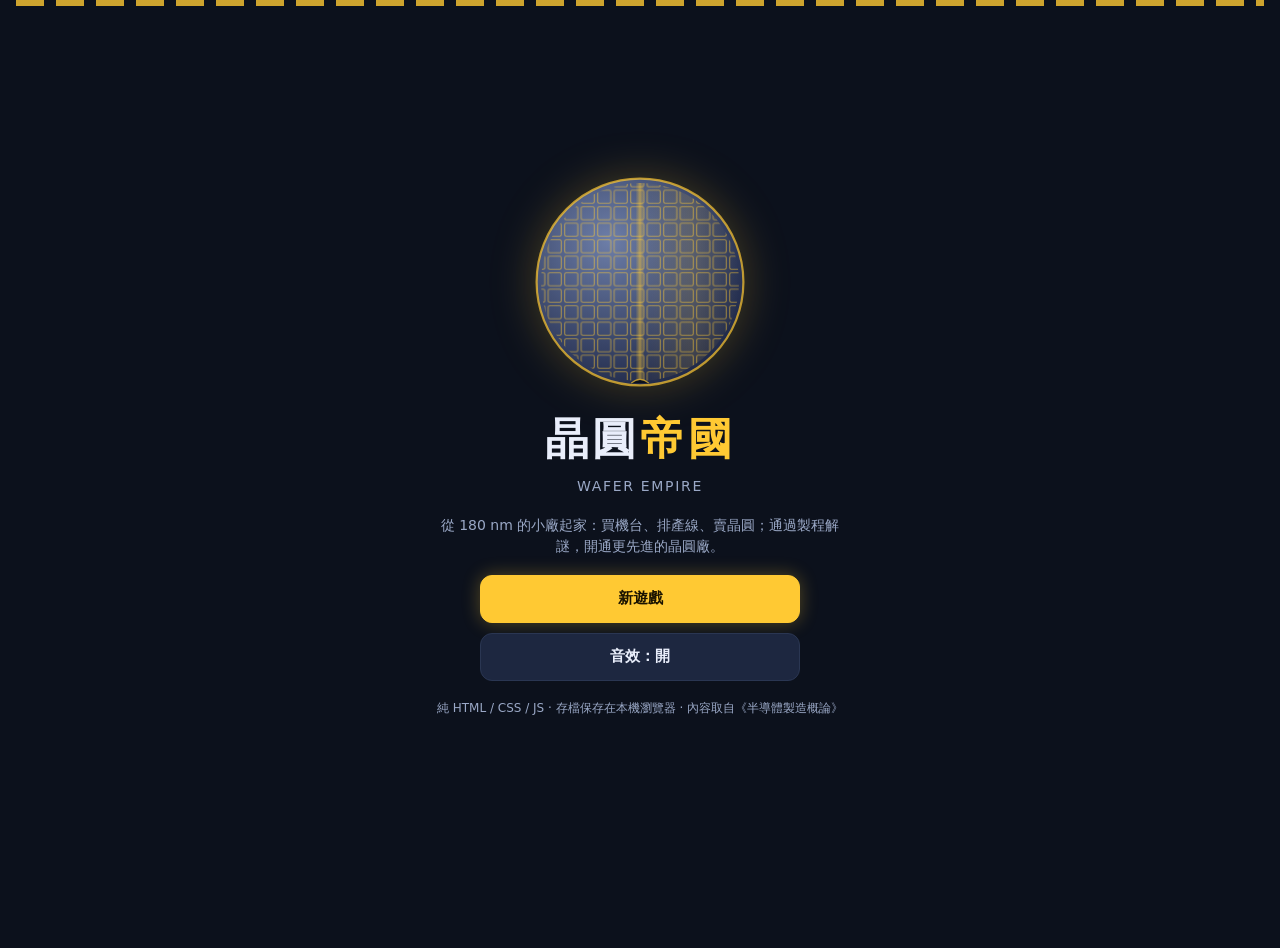
<file: empire/index.html>
<!doctype html>
<html lang="zh-Hant">
<head>
  <meta charset="utf-8">
  <meta name="viewport" content="width=device-width, initial-scale=1, viewport-fit=cover">
  <meta name="theme-color" content="#0c111c">
  <meta name="description" content="晶圓帝國 Wafer Empire：經營晶圓廠、解製程謎題，邊玩邊學半導體製造。">
  <title>晶圓帝國 Wafer Empire</title>
  <link rel="icon" href="data:image/svg+xml,%3Csvg xmlns='http://www.w3.org/2000/svg' viewBox='0 0 32 32'%3E%3Ccircle cx='16' cy='16' r='14' fill='%231d2740' stroke='%23ffc933' stroke-width='2'/%3E%3Cpath d='M8 12h16M8 20h16M12 7v18M20 7v18' stroke='%23ffc933' stroke-opacity='.6'/%3E%3C/svg%3E">
  <link rel="stylesheet" href="css/base.css">
  <link rel="stylesheet" href="css/tycoon.css">
  <link rel="stylesheet" href="css/puzzle.css" data-pz-css>
</head>
<body class="we-body ty-body">
  <!-- 標題 -->
  <section id="screen-title" class="we-title" data-screen="title" aria-labelledby="we-h1">
    <svg class="we-wafer" viewBox="0 0 200 200" aria-hidden="true">
      <defs>
        <clipPath id="we-wc"><circle cx="100" cy="100" r="90"/></clipPath>
        <pattern id="we-die" width="15" height="15" patternUnits="userSpaceOnUse"><rect x="1.5" y="1.5" width="12" height="12" rx="1.5" fill="none" stroke="#ffc933" stroke-opacity=".5"/></pattern>
        <radialGradient id="we-wg" cx="35%" cy="30%" r="80%"><stop offset="0" stop-color="#6d7ea8"/><stop offset="1" stop-color="#1a2342"/></radialGradient>
        <linearGradient id="we-lg" x1="0" x2="1"><stop offset="0" stop-color="#ffc933" stop-opacity="0"/><stop offset=".5" stop-color="#ffc933" stop-opacity=".5"/><stop offset="1" stop-color="#ffc933" stop-opacity="0"/></linearGradient>
      </defs>
      <circle cx="100" cy="100" r="94" fill="url(#we-wg)" stroke="#ffc933" stroke-opacity=".7" stroke-width="2"/>
      <rect width="200" height="200" fill="url(#we-die)" clip-path="url(#we-wc)"/>
      <g clip-path="url(#we-wc)"><g class="we-sweep"><rect x="96" y="6" width="8" height="188" fill="url(#we-lg)"/><rect x="100" y="6" width="90" height="188" fill="url(#we-lg)" opacity=".25"/></g></g>
      <path d="M92 192 q8 -7 16 0" fill="#0c111c" stroke="#ffc933" stroke-opacity=".7"/>
    </svg>
    <h1 id="we-h1" class="we-h1">晶圓<em>帝國</em></h1>
    <p class="we-sub">WAFER EMPIRE</p>
    <p class="we-lead">從 180 nm 的小廠起家：買機台、排產線、賣晶圓；通過製程解謎，開通更先進的晶圓廠。</p>
    <div class="we-menu" id="title-menu"><button class="we-btn we-btn--primary" disabled>載入中…</button></div>
    <p class="we-err" id="title-err" role="alert" hidden></p>
    <p class="we-foot">純 HTML / CSS / JS · 存檔保存在本機瀏覽器 · 內容取自《半導體製造概論》</p>
  </section>

  <!-- 遊戲 -->
  <div id="screen-game" class="ty-wrap" data-screen="game" hidden>
    <div class="we-bar" id="we-bar"></div>
    <div id="hud"></div>
    <main class="we-main">
      <section id="view-hub" data-view="hub" aria-label="總覽" hidden>
        <h2 class="we-h2">晶圓廠總覽</h2>
        <div class="we-hub" id="hub-cards"></div>
        <p class="ty-muted">點「進入產線」管理機台；未開通的廠先看解鎖條件、玩製程解謎。</p>
      </section>
      <section id="view-fab" data-view="fab" aria-label="產線" hidden><div id="fab" class="ty-root"></div></section>
    </main>
  </div>

  <div id="puzzle-root"></div>
  <noscript>需要啟用 JavaScript 才能遊玩。</noscript>
  <script type="module" src="js/main.js"></script>
</body>
</html>
</file>
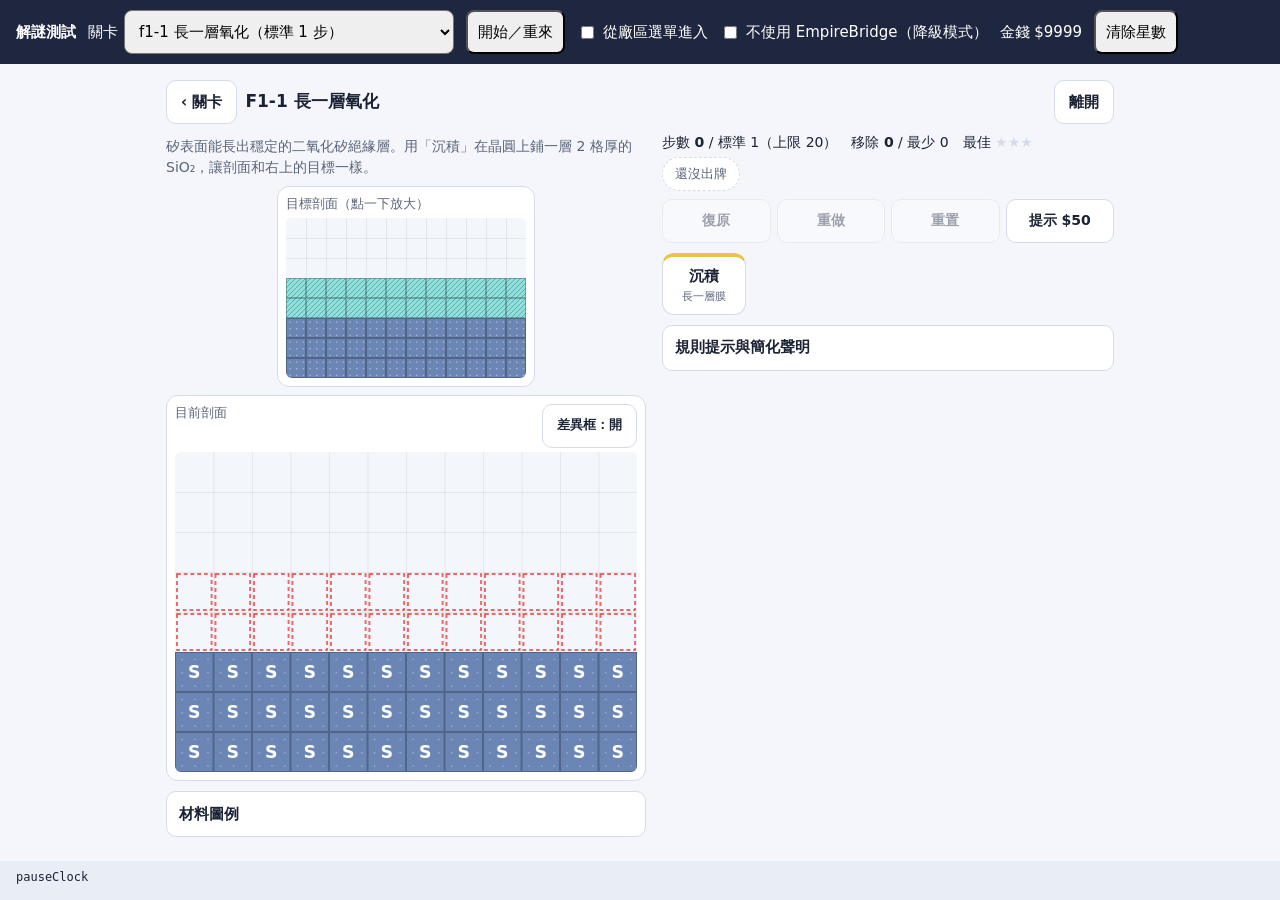
<file: empire/puzzle-dev.html>
<!doctype html>
<html lang="zh-Hant">
<head>
<meta charset="utf-8">
<meta name="viewport" content="width=device-width, initial-scale=1">
<title>製程解謎 — 開發測試頁</title>
<style>
  body { margin: 0; font: 15px/1.5 system-ui, "Noto Sans TC", "Microsoft JhengHei", sans-serif; background: #e9edf5; color: #1b2233; }
  @media (prefers-color-scheme: dark) { body { background: #0b101a; color: #e6ebf7; } }
  .dev-bar { display: flex; flex-wrap: wrap; gap: 8px 12px; align-items: center; padding: 10px 16px; background: #1f2740; color: #fff; }
  .dev-bar select, .dev-bar button { min-height: 44px; font: inherit; padding: 4px 10px; border-radius: 8px; }
  .dev-bar label { display: inline-flex; gap: 6px; align-items: center; }
  .dev-log { margin: 0; padding: 8px 16px; font: 12px/1.4 ui-monospace, Menlo, Consolas, monospace; white-space: pre-wrap; word-break: break-all; }
</style>
</head>
<body>
<div class="dev-bar">
  <strong>解謎測試</strong>
  <label>關卡 <select id="level" aria-label="選擇關卡"></select></label>
  <button id="go" type="button">開始／重來</button>
  <label><input type="checkbox" id="menu"> 從廠區選單進入</label>
  <label><input type="checkbox" id="nobridge"> 不使用 EmpireBridge（降級模式）</label>
  <span id="money" aria-live="polite"></span>
  <button id="clear" type="button">清除星數</button>
</div>
<div id="pz-mount"></div>
<pre class="dev-log" id="log"></pre>
<script type="module">
  import { startPuzzleSet, loadLevels } from './js/puzzle/ui.js';

  const $ = (id) => document.getElementById(id);
  const KEY = 'pzdev.stars';
  let money = 9999;
  const load = () => { try { return JSON.parse(localStorage.getItem(KEY) || '{}'); } catch (e) { return {}; } };
  const save = (o) => { try { localStorage.setItem(KEY, JSON.stringify(o)); } catch (e) { /* ignore */ } };
  const log = (m) => { $('log').textContent = m + '\n' + $('log').textContent; };
  const showMoney = () => { $('money').textContent = window.EmpireBridge ? `金錢 $${money}` : '（無 Bridge：提示免費）'; };

  function installBridge() {
    window.EmpireBridge = {
      getMoney: () => money,
      spendMoney: (n, why) => { if (n > money) return false; money -= n; log(`spendMoney(${n}, ${why})`); showMoney(); return true; },
      getStars: (fab) => { const s = load(); return Object.fromEntries(Object.entries(s).filter(([k]) => k.startsWith(fab + '-'))); },
      getFactText: () => '',
      markFactSeen: (id) => log('markFactSeen ' + id),
      pauseClock: () => log('pauseClock'),
      resumeClock: () => log('resumeClock'),
      getSettings: () => ({ diffHighlight: true, reduceMotion: false, sound: 0.5 }),
    };
  }
  function syncBridge() { if ($('nobridge').checked) delete window.EmpireBridge; else installBridge(); showMoney(); }

  const levels = await loadLevels();
  for (const l of levels) $('level').append(new Option(`${l.id}  ${l.title}（標準 ${l.par} 步）`, l.id));
  const q = new URLSearchParams(location.search).get('level');
  if (q && levels.some((l) => l.id === q)) $('level').value = q;

  async function go() {
    const open = document.querySelector('[data-tut="btn-exit"]');
    if (open) { open.click(); await new Promise((r) => setTimeout(r, 50)); }
    syncBridge();
    const id = $('level').value;
    const fab = id.split('-')[0];
    document.getElementById('pz-mount').innerHTML = '';
    const res = await startPuzzleSet(fab, { mount: $('pz-mount'), levelId: $('menu').checked ? undefined : id });
    if (window.EmpireBridge) { const s = load(); for (const [k, v] of Object.entries(res.stars)) s[k] = Math.max(s[k] || 0, v); save(s); }
    log('resolve ' + JSON.stringify(res));
  }
  $('go').addEventListener('click', go);
  $('nobridge').addEventListener('change', syncBridge);
  $('clear').addEventListener('click', () => { save({}); log('已清除星數'); });
  syncBridge();
  go();
</script>
</body>
</html>
</file>
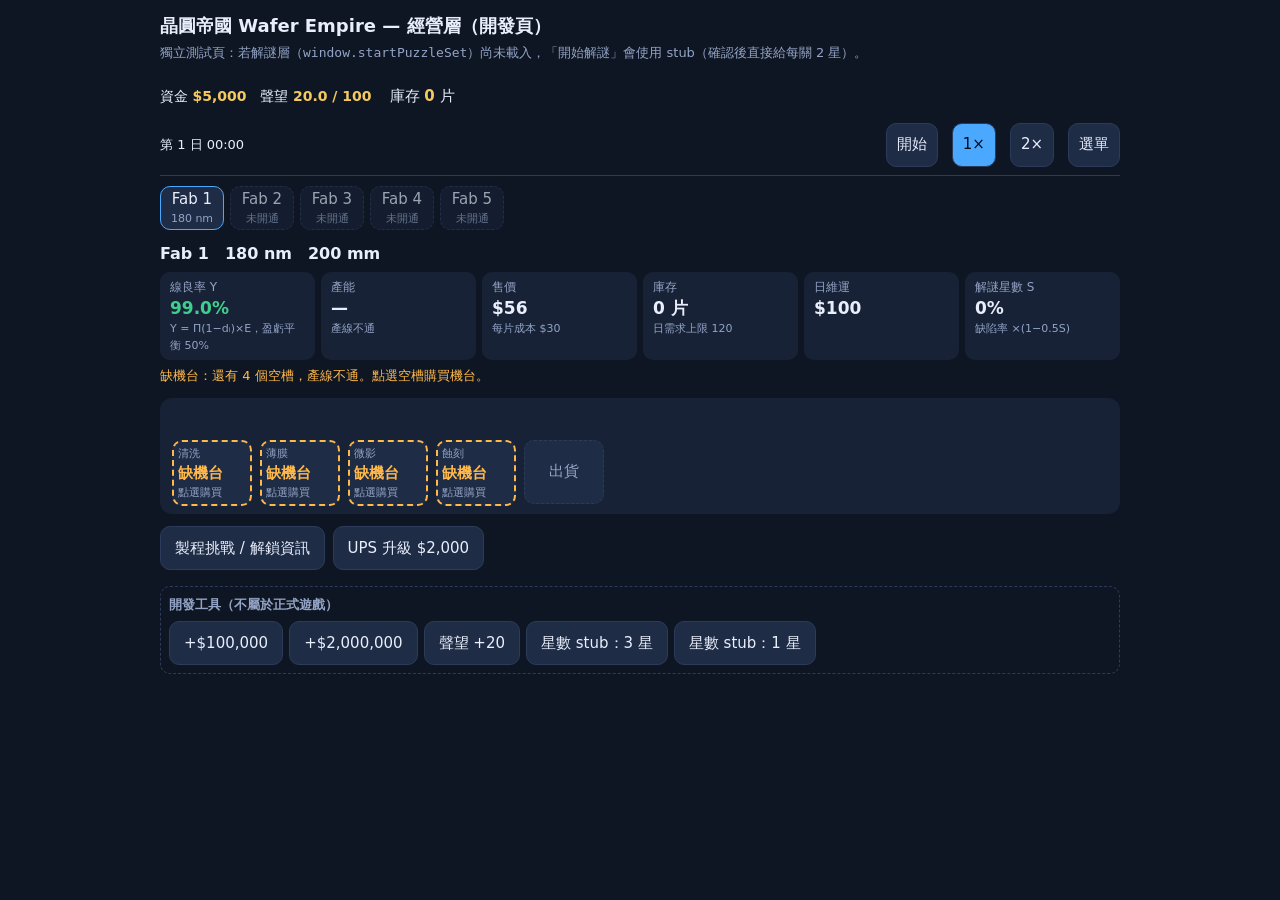
<file: empire/tycoon-dev.html>
<!doctype html>
<html lang="zh-Hant">
<head>
  <meta charset="utf-8">
  <meta name="viewport" content="width=device-width, initial-scale=1">
  <title>晶圓帝國 · 經營層開發頁</title>
  <link rel="stylesheet" href="css/tycoon.css">
</head>
<body class="ty-body">
  <main class="ty-wrap">
    <h1>晶圓帝國 Wafer Empire — 經營層（開發頁）</h1>
    <p class="ty-muted">獨立測試頁：若解謎層（<code>window.startPuzzleSet</code>）尚未載入，「開始解謎」會使用 stub（確認後直接給每關 2 星）。</p>
    <div id="hud"></div>
    <div id="fab" class="ty-root"></div>
    <div class="ty-dev" id="dev">
      <h2>開發工具（不屬於正式遊戲）</h2>
    </div>
    <noscript>需要啟用 JavaScript。</noscript>
  </main>
  <div id="puzzle-root"></div>
  <script type="module">
    import { bootTycoon } from './js/tycoon/boot.js';
    const { S } = await bootTycoon({ hudRoot: document.getElementById('hud'), fabRoot: document.getElementById('fab') });
    const dev = document.getElementById('dev');
    const add = (label, fn) => {
      const b = document.createElement('button');
      b.className = 'ty-btn'; b.textContent = label; b.addEventListener('click', fn); dev.append(b);
    };
    add('+$100,000', () => { S.earn(100000); });
    add('+$2,000,000', () => { S.earn(2000000); });
    add('聲望 +20', () => { S.addRep(20); S.commit(); });
    add('星數 stub：3 星', () => { window.EmpireStubStars = 3; });
    add('星數 stub：1 星', () => { window.EmpireStubStars = 1; });
    window.EmpireDev = S;
  </script>
</body>
</html>
</file>
<file: empire/css/base.css>
/* 晶圓帝國 — 共用設計代幣（--we-*）與外殼樣式（.we-）。
   tycoon.css（.ty-）與 puzzle.css（.pz-）都讀取這些變數，因此兩層外觀一致。
   主題：深色科技底 + 無塵室黃光（amber）強調色。純 CSS / SVG，無外部資源。 */
:root {
  color-scheme: dark;
  --we-bg: #0c111c;
  --we-panel: #151d2f;
  --we-panel2: #1d2740;
  --we-line: #2a3652;
  --we-fg: #e9eefb;
  --we-mut: #9aa8c6;
  --we-accent: #ffc933;      /* 無塵室黃光 */
  --we-accent-ink: #1a1300;
  --we-info: #4aa8ff;
  --we-good: #45d49a;
  --we-bad: #ff6b6b;
  --we-warn: #ffb347;
  --we-star: #ffc933;
  --we-radius: 12px;
  --we-hint-bg: #3a3110; --we-hint-fg: #ffe9a0; --we-hint-line: #6b5a1c;
  --we-font: system-ui, -apple-system, "Noto Sans TC", "PingFang TC", "Microsoft JhengHei", sans-serif;
}

html { -webkit-text-size-adjust: 100%; }
body.we-body {
  margin: 0; min-height: 100vh; overflow-x: hidden;
  background:
    radial-gradient(900px 380px at 50% -120px, rgba(255, 201, 51, .12), transparent 70%),
    linear-gradient(180deg, #0c111c, #090d16 60%);
  background-attachment: fixed;
  color: var(--we-fg); font-family: var(--we-font);
}
[hidden] { display: none !important; }
.we-btn, .ty-btn, .pz-btn { -webkit-tap-highlight-color: transparent; }
.ty-btn--primary, .pz-btn-primary { box-shadow: 0 0 0 1px rgba(255, 201, 51, .25), 0 2px 12px rgba(255, 201, 51, .18); }

/* ---------- 標題畫面 ---------- */
.we-title { min-height: 100vh; box-sizing: border-box; display: flex; flex-direction: column; align-items: center; justify-content: center; text-align: center; padding: 24px 16px calc(24px + env(safe-area-inset-bottom)); position: relative; overflow: hidden; }
.we-title::before { content: ""; position: absolute; left: 0; right: 0; top: 0; height: 6px; background: repeating-linear-gradient(90deg, var(--we-accent) 0 28px, transparent 28px 40px); opacity: .8; }
.we-wafer { width: min(58vw, 220px); height: auto; filter: drop-shadow(0 0 22px rgba(255, 201, 51, .25)); }
.we-wafer .we-sweep { transform-origin: 100px 100px; animation: we-spin 9s linear infinite; }
@keyframes we-spin { to { transform: rotate(360deg); } }
.we-h1 { margin: 14px 0 0; font-size: clamp(30px, 9vw, 44px); letter-spacing: .08em; }
.we-h1 em { font-style: normal; color: var(--we-accent); }
.we-sub { margin: 4px 0 18px; color: var(--we-mut); font-size: 14px; letter-spacing: .12em; }
.we-lead { max-width: 30em; color: var(--we-mut); margin: 0 0 18px; font-size: 14px; }
.we-menu { display: grid; gap: 10px; width: min(320px, 100%); }
.we-btn { min-height: 48px; padding: 10px 16px; border: 1px solid var(--we-line); border-radius: 12px; background: var(--we-panel2); color: var(--we-fg); font: inherit; font-weight: 600; cursor: pointer; touch-action: manipulation; }
.we-btn:disabled { opacity: .5; cursor: not-allowed; }
.we-btn:focus-visible, .we-card button:focus-visible { outline: 2px solid var(--we-accent); outline-offset: 2px; }
.we-btn--primary { background: var(--we-accent); border-color: var(--we-accent); color: var(--we-accent-ink); box-shadow: 0 0 18px rgba(255, 201, 51, .3); }
.we-btn--danger { border-color: var(--we-bad); color: var(--we-bad); }
.we-foot { margin-top: 18px; font-size: 12px; color: var(--we-mut); }
.we-err { color: var(--we-warn); margin: 12px 0 0; font-size: 14px; }

/* ---------- 遊戲外殼 ---------- */
.we-bar { display: flex; align-items: center; gap: 6px; padding: 8px 0 0; flex-wrap: wrap; }
.we-brand { font-weight: 800; letter-spacing: .06em; margin-right: auto; font-size: 15px; }
.we-brand i { font-style: normal; color: var(--we-accent); }
.we-bar .we-btn { min-height: 44px; min-width: 44px; padding: 6px 12px; font-size: 14px; }
.we-bar .we-btn[aria-pressed="true"] { border-color: var(--we-accent); color: var(--we-accent); }
.we-main { padding-top: 8px; }
.we-h2 { font-size: 16px; margin: 12px 0 6px; }

/* ---------- 總覽 ---------- */
.we-hub { display: grid; gap: 10px; grid-template-columns: repeat(auto-fill, minmax(min(100%, 280px), 1fr)); margin: 6px 0 18px; }
.we-card { background: var(--we-panel); border: 1px solid var(--we-line); border-radius: var(--we-radius); padding: 12px 14px; display: grid; gap: 6px; position: relative; overflow: hidden; }
.we-card::before { content: ""; position: absolute; inset: 0 auto 0 0; width: 4px; background: var(--we-accent); opacity: .9; }
.we-card.is-locked::before { background: var(--we-line); }
.we-card.is-locked { border-style: dashed; }
.we-card h3 { margin: 0; font-size: 16px; display: flex; gap: 8px; align-items: baseline; flex-wrap: wrap; }
.we-card h3 small { color: var(--we-mut); font-weight: 400; font-size: 12px; }
.we-card dl { margin: 0; display: grid; grid-template-columns: repeat(2, minmax(0, 1fr)); gap: 2px 12px; font-size: 13px; }
.we-card dt { color: var(--we-mut); font-size: 11.5px; }
.we-card dd { margin: 0 0 4px; font-variant-numeric: tabular-nums; }
.we-card .we-btn { width: 100%; }
.we-tag { font-size: 11.5px; border: 1px solid var(--we-line); border-radius: 999px; padding: 1px 8px; color: var(--we-mut); }
.we-tag--on { border-color: var(--we-good); color: var(--we-good); }
.we-stars { color: var(--we-star); letter-spacing: 1px; }
.we-list { padding-left: 18px; margin: 6px 0; font-size: 14px; }
.we-list li { margin: 8px 0; }

/* ---------- 教學 ---------- */
.we-tut { position: fixed; inset: 0; z-index: 3000; pointer-events: none; }
.we-tut-dim { position: fixed; background: rgba(4, 8, 16, .74); pointer-events: auto; }
.we-tut-ring { position: fixed; border: 3px solid var(--we-accent); border-radius: 12px; box-shadow: 0 0 0 2px rgba(0, 0, 0, .4), 0 0 18px var(--we-accent); pointer-events: none; animation: we-pulse 1.3s ease-in-out infinite; }
@keyframes we-pulse { 50% { box-shadow: 0 0 0 2px rgba(0, 0, 0, .4), 0 0 30px var(--we-accent); } }
.we-tut-card { position: fixed; left: 12px; right: 12px; margin: 0 auto; max-width: 440px; box-sizing: border-box; background: var(--we-panel); border: 1px solid var(--we-accent); border-radius: 14px; padding: 12px 14px calc(12px + env(safe-area-inset-bottom)); box-shadow: 0 8px 30px rgba(0, 0, 0, .55); pointer-events: auto; font-size: 14px; }
.we-tut-card.at-bottom { bottom: 12px; } .we-tut-card.at-top { top: 12px; }
.we-tut-card h3 { margin: 0 0 4px; font-size: 15px; color: var(--we-accent); }
.we-tut-card p { margin: 0 0 8px; }
.we-tut-row { display: flex; gap: 8px; align-items: center; justify-content: space-between; flex-wrap: wrap; }
.we-tut-row .we-btn { min-height: 44px; padding: 6px 14px; }
.we-tut-prog { font-size: 12px; color: var(--we-mut); }
@media (prefers-reduced-motion: reduce) { .we-tut-ring, .we-wafer .we-sweep { animation: none; } }

@media (max-width: 420px) {
  .we-bar .we-btn { padding: 6px 8px; }
}
</file>
<file: empire/css/tycoon.css>
/* 經營層樣式：全部選擇器以 .ty- 為前綴 */
:root {
  --ty-bg: var(--we-bg, #0f1623); --ty-panel: var(--we-panel, #182236); --ty-panel2: var(--we-panel2, #1f2c45); --ty-line: var(--we-line, #2c3b5a);
  --ty-fg: var(--we-fg, #e8eefc); --ty-mut: var(--we-mut, #93a4c6); --ty-acc: var(--we-accent, #4aa8ff); --ty-good: var(--we-good, #3ecf8e); --ty-bad: var(--we-bad, #ff6b6b); --ty-warn: var(--we-warn, #ffb84a);
  --ty-gold: var(--we-accent, #f4c95d);
}
.ty-root, body.ty-body { background: var(--ty-bg); color: var(--ty-fg); font: 15px/1.5 system-ui, "Noto Sans TC", "PingFang TC", "Microsoft JhengHei", sans-serif; }
body.ty-body { margin: 0; padding: 0 16px 48px; overscroll-behavior: contain; touch-action: manipulation; }
.ty-wrap { max-width: 960px; margin: 0 auto; }
.ty-wrap h1 { font-size: 18px; margin: 12px 0 4px; }
.ty-wrap h2 { font-size: 16px; margin: 0; }
.ty-muted { color: var(--ty-mut); font-size: 13px; margin: 4px 0; }
.ty-err, .ty-warn { color: var(--ty-warn); font-size: 13px; margin: 6px 0; }

/* buttons */
.ty-btn { min-height: 44px; min-width: 44px; padding: 8px 14px; border: 1px solid var(--ty-line); border-radius: 10px; background: var(--ty-panel2); color: var(--ty-fg); font: inherit; cursor: pointer; touch-action: manipulation; }
.ty-btn:disabled { opacity: .45; cursor: not-allowed; }
.ty-btn:focus-visible, .ty-slot:focus-visible, .ty-tab:focus-visible, .ty-opt:focus-visible, .ty-stat--btn:focus-visible { outline: 2px solid var(--ty-acc); outline-offset: 2px; }
.ty-btn--primary { background: var(--ty-acc); color: #04101f; border-color: var(--ty-acc); font-weight: 600; }
.ty-btn--danger { border-color: var(--ty-bad); color: var(--ty-bad); }
.ty-clk { padding: 8px 10px; }
.ty-clk.is-on { background: var(--ty-acc); color: #04101f; }
.ty-choices { display: flex; flex-wrap: wrap; gap: 8px; margin: 10px 0; }
.ty-choices .ty-btn { flex: 1 1 140px; }

/* HUD */
.ty-hud { position: sticky; top: 0; z-index: 20; background: var(--ty-bg); padding: 8px 0; border-bottom: 1px solid var(--ty-line); }
.ty-hud-row { display: flex; flex-wrap: wrap; gap: 6px 14px; align-items: center; }
.ty-stat { font-size: 14px; } .ty-stat b { font-variant-numeric: tabular-nums; color: var(--ty-gold); }
.ty-stat--btn { background: none; border: 0; color: inherit; font: inherit; min-height: 44px; padding: 0 4px; cursor: pointer; }
.ty-hud-clock { margin-top: 4px; }
.ty-time { font-variant-numeric: tabular-nums; margin-right: auto; font-size: 13px; }
.ty-inv-list { display: flex; flex-wrap: wrap; gap: 4px 12px; font-size: 13px; color: var(--ty-mut); }
.ty-inv-list[hidden] { display: none; }

/* tabs & head */
.ty-tabs { display: flex; gap: 6px; overflow-x: auto; padding: 10px 0 6px; scroll-snap-type: x proximity; }
.ty-tab { flex: 0 0 auto; min-width: 64px; min-height: 44px; display: flex; flex-direction: column; align-items: center; justify-content: center; border: 1px solid var(--ty-line); background: var(--ty-panel); color: var(--ty-fg); border-radius: 10px; font: inherit; cursor: pointer; scroll-snap-align: start; }
.ty-tab small { color: var(--ty-mut); font-size: 11px; }
.ty-tab.is-on { border-color: var(--ty-acc); background: var(--ty-panel2); }
.ty-tab.is-locked { opacity: .65; border-style: dashed; }
.ty-headline { display: flex; flex-wrap: wrap; align-items: center; gap: 6px 10px; margin: 6px 0; }
.ty-badge { font-size: 12px; padding: 2px 8px; border-radius: 999px; background: var(--ty-panel2); border: 1px solid var(--ty-line); }
.ty-badge--warn { border-color: var(--ty-warn); color: var(--ty-warn); }
.ty-kpis { display: grid; grid-template-columns: repeat(auto-fit, minmax(104px, 1fr)); gap: 6px; }
.ty-kpi { background: var(--ty-panel); border-radius: 10px; padding: 6px 10px; }
.ty-kpi-k { font-size: 12px; color: var(--ty-mut); } .ty-kpi-v { font-size: 17px; font-weight: 600; font-variant-numeric: tabular-nums; }
.ty-kpi-s { font-size: 11px; color: var(--ty-mut); }
.ty-kpi--good .ty-kpi-v { color: var(--ty-good); } .ty-kpi--bad .ty-kpi-v { color: var(--ty-bad); }

/* line */
.ty-line { position: relative; margin: 12px 0; background: var(--ty-panel); border-radius: 12px; padding: 8px; overflow: hidden; }
.ty-cells { display: flex; }
.ty-cellwrap { flex: 0 0 var(--cell); display: block; }
.ty-slot, .ty-exit { box-sizing: border-box; width: calc(var(--cell) - 8px); margin: 34px 4px 0; min-height: 64px; border: 1px solid var(--ty-line); border-radius: 10px; background: var(--ty-panel2); color: var(--ty-fg); font: inherit; text-align: center; padding: 4px; display: flex; flex-direction: column; justify-content: center; cursor: pointer; }
.ty-exit { cursor: default; align-items: center; border-style: dashed; color: var(--ty-mut); }
.ty-slot-cat { font-size: 11px; color: var(--ty-mut); } .ty-slot-name { font-size: 13px; font-weight: 600; }
.ty-slot-sub { font-size: 10.5px; color: var(--ty-mut); } .ty-slot-empty { color: var(--ty-warn); font-weight: 600; }
.ty-slot.is-empty { border: 2px dashed var(--ty-warn); }
.ty-slot.is-busy { border-color: var(--ty-acc); box-shadow: 0 0 0 1px var(--ty-acc) inset; }
.ty-slot.is-bad { border-color: var(--ty-bad); background: #3a1d24; }
.ty-lots { position: absolute; left: 8px; top: 8px; right: 8px; bottom: 8px; pointer-events: none; }
.ty-lot { position: absolute; left: -13px; top: 4px; width: 26px; height: 26px; border-radius: 50%; background: radial-gradient(circle at 35% 30%, #cfe6ff, #4aa8ff 60%, #2467a8); color: #04101f; font-size: 10px; font-weight: 700; display: grid; place-items: center; box-shadow: 0 1px 4px rgba(0,0,0,.5); will-change: transform; animation: ty-bob 1.2s ease-in-out infinite; }
.ty-lot.is-live { transition: transform var(--ty-tick, 250ms) linear, opacity .3s; }
.ty-lot--out { opacity: .2; } .ty-lot--scrap { background: var(--ty-bad); opacity: 0; transition: opacity .4s; }
.ty-paused .ty-lot { animation-play-state: paused; }
@keyframes ty-bob { 50% { filter: brightness(1.25); } }
.ty-still .ty-lot { animation: none; } .ty-still .ty-lot.is-live { transition: none; }
@media (prefers-reduced-motion: reduce) { .ty-lot { animation: none; } .ty-lot.is-live { transition: none; } }

/* 窄螢幕：垂直蛇形，每槽一列 56px，Lot 沿 y 軸移動 */
.ty-line[data-mode="v"] .ty-cells { flex-direction: column; }
.ty-line[data-mode="v"] .ty-cellwrap { flex: 0 0 var(--cell); height: var(--cell); display: grid; grid-template-columns: 36px 1fr; align-items: center; }
.ty-line[data-mode="v"] .ty-lane { height: 100%; border-left: 2px dashed var(--ty-line); margin-left: 17px; }
.ty-line[data-mode="v"] .ty-slot, .ty-line[data-mode="v"] .ty-exit { margin: 2px 0; width: auto; height: 52px; min-height: 44px; flex-direction: row; flex-wrap: wrap; align-items: center; justify-content: space-between; text-align: left; gap: 0 8px; padding: 2px 10px; }
.ty-line[data-mode="v"] .ty-exit { justify-content: center; }
.ty-line[data-mode="v"] .ty-lots { right: auto; width: 36px; }
.ty-line[data-mode="v"] .ty-lot { left: 5px; top: -13px; }
.ty-line[data-mode="h"] .ty-lot { top: 4px; }
.ty-line[data-mode="h"] .ty-lots { height: 34px; bottom: auto; }

.ty-actions { display: flex; flex-wrap: wrap; gap: 8px; align-items: center; }

/* dialogs */
.ty-overlay[hidden] { display: none; }
.ty-overlay { position: fixed; inset: 0; z-index: 100; background: rgba(5,10,20,.7); display: flex; align-items: flex-end; justify-content: center; }
.ty-dlg { box-sizing: border-box; width: 100%; max-width: 560px; max-height: 88vh; overflow: auto; background: var(--ty-panel); border: 1px solid var(--ty-line); border-radius: 16px 16px 0 0; padding: 14px 16px calc(16px + env(safe-area-inset-bottom)); animation: ty-up .2s ease-out; color: var(--ty-fg); }
.ty-dlg--modal { border-radius: 16px; margin: auto 12px; max-width: 520px; }
.ty-overlay:has(.ty-dlg--modal) { align-items: center; }
.ty-dlg:focus { outline: none; }
.ty-dlg-head { display: flex; justify-content: space-between; align-items: center; gap: 8px; }
.ty-dlg-x { background: none; border: 0; font-size: 24px; color: var(--ty-fg); }
@keyframes ty-up { from { transform: translateY(24px); opacity: 0; } }
@media (prefers-reduced-motion: reduce) { .ty-dlg { animation: none; } }
.ty-opt { display: block; width: 100%; text-align: left; margin: 6px 0; padding: 10px 12px; min-height: 44px; border-radius: 10px; border: 1px solid var(--ty-line); background: var(--ty-panel2); color: var(--ty-fg); font: inherit; cursor: pointer; }
.ty-opt:disabled { opacity: .45; }
.ty-opt-t { display: flex; justify-content: space-between; gap: 8px; } .ty-opt-t span { color: var(--ty-gold); }
.ty-opt-s { font-size: 12px; color: var(--ty-mut); }
.ty-cond { list-style: none; padding: 0; margin: 8px 0; } .ty-cond li { padding: 3px 0; }
.ty-ok { color: var(--ty-good); } .ty-no { color: var(--ty-bad); }
.ty-factcard { margin-top: 12px; padding: 10px 12px; border-left: 4px solid var(--ty-gold); background: var(--ty-panel2); border-radius: 6px; }
.ty-factcard-h { font-size: 12px; color: var(--ty-gold); font-weight: 700; } .ty-factcard p { margin: 4px 0 0; }
.ty-event-effect { font-size: 16px; }
.ty-check { display: flex; align-items: center; gap: 8px; min-height: 44px; }

.ty-toasts { position: fixed; left: 8px; right: 8px; bottom: calc(8px + env(safe-area-inset-bottom)); z-index: 200; display: flex; flex-direction: column; gap: 6px; align-items: center; pointer-events: none; }
.ty-toast { background: #000c; border: 1px solid var(--ty-line); padding: 8px 14px; border-radius: 10px; font-size: 13px; max-width: 520px; }

.ty-dev { display: flex; flex-wrap: wrap; gap: 6px; margin: 16px 0; padding: 8px; border: 1px dashed var(--ty-line); border-radius: 10px; }
.ty-dev h2 { width: 100%; font-size: 13px; color: var(--ty-mut); }
</file>
<file: empire/css/puzzle.css>
/* 製程解謎 UI — 所有選擇器前綴 .pz-（DESIGN.md §9.1）。行動優先，375px 無水平捲動。 */
.pz-root, .pz-sheet, .pz-result-back, .pz-toast {
  --pz-bg: var(--we-bg, #f4f6fb);
  --pz-panel: var(--we-panel, #ffffff);
  --pz-ink: var(--we-fg, #1b2233);
  --pz-sub: var(--we-mut, #5a6478);
  --pz-line: var(--we-line, #d5dbe8);
  --pz-accent: var(--we-accent, #2563eb);
  --pz-accent-ink: var(--we-accent-ink, #ffffff);
  --pz-good: var(--we-good, #15803d);
  --pz-bad: var(--we-bad, #c0262d);
  --pz-star: var(--we-star, #f5a800);
  --pz-shadow: 0 6px 24px rgba(20, 30, 60, 0.18);
}
.pz-root {
  box-sizing: border-box;
  min-height: 100%;
  background: var(--pz-bg);
  color: var(--pz-ink);
  font: 15px/1.5 system-ui, -apple-system, "Noto Sans TC", "Microsoft JhengHei", sans-serif;
  -webkit-text-size-adjust: 100%;
  touch-action: manipulation;
  overscroll-behavior: contain;
}
/* 獨立開發頁（未載入 base.css）沿用系統深色；整合版由 --we-* 統一配色 */
@media (prefers-color-scheme: dark) {
  .pz-root, .pz-sheet, .pz-result-back, .pz-toast {
    --pz-bg: var(--we-bg, #0f1420);
    --pz-panel: var(--we-panel, #1a2133);
    --pz-ink: var(--we-fg, #e6ebf7);
    --pz-sub: var(--we-mut, #9aa6c2);
    --pz-line: var(--we-line, #2c3652);
    --pz-accent: var(--we-accent, #5b8cff);
    --pz-accent-ink: var(--we-accent-ink, #0a1020);
    --pz-good: var(--we-good, #4ade80);
    --pz-bad: var(--we-bad, #ff7a80);
    --pz-shadow: 0 6px 24px rgba(0, 0, 0, 0.55);
  }
}
.pz-root *, .pz-root *::before, .pz-root *::after, .pz-sheet *, .pz-result-back * { box-sizing: border-box; }
.pz-sheet, .pz-result-back { font: 15px/1.5 system-ui, -apple-system, "Noto Sans TC", "Microsoft JhengHei", sans-serif; }
.pz-overlay { position: fixed; inset: 0; z-index: 1000; overflow-y: auto; overflow-x: hidden; -webkit-overflow-scrolling: touch; }
.pz-wrap { max-width: 980px; margin: 0 auto; padding: 8px 16px calc(24px + env(safe-area-inset-bottom)); }

.pz-head { display: flex; align-items: center; gap: 8px; padding: 8px 0; position: sticky; top: 0; z-index: 5; background: var(--pz-bg); }
.pz-head h2 { flex: 1; margin: 0; font-size: 17px; line-height: 1.25; min-width: 0; overflow: hidden; text-overflow: ellipsis; white-space: nowrap; }
.pz-btn {
  appearance: none; border: 1px solid var(--pz-line); background: var(--pz-panel); color: var(--pz-ink);
  min-height: 44px; min-width: 44px; padding: 8px 14px; border-radius: 10px; font: inherit; font-weight: 600; cursor: pointer;
}
.pz-btn:disabled { opacity: 0.4; cursor: not-allowed; }
.pz-btn:focus-visible { outline: 3px solid var(--pz-accent); outline-offset: 2px; }
.pz-btn-primary { background: var(--pz-accent); color: var(--pz-accent-ink); border-color: var(--pz-accent); }
.pz-btn-ghost { background: transparent; }

.pz-intro { margin: 4px 0 8px; color: var(--pz-sub); font-size: 14px; }

/* 關卡選單 */
.pz-menu { list-style: none; margin: 0; padding: 0; display: grid; gap: 10px; }
.pz-menu li { margin: 0; }
.pz-level-btn {
  width: 100%; text-align: left; display: grid; grid-template-columns: 1fr auto; gap: 2px 8px; align-items: center;
  background: var(--pz-panel); border: 1px solid var(--pz-line); border-radius: 12px; padding: 12px 14px; min-height: 56px;
  color: inherit; font: inherit; cursor: pointer;
}
.pz-level-btn:focus-visible { outline: 3px solid var(--pz-accent); outline-offset: 2px; }
.pz-level-title { font-weight: 700; }
.pz-level-meta { color: var(--pz-sub); font-size: 12.5px; grid-column: 1; }
.pz-level-stars { grid-row: 1 / span 2; grid-column: 2; font-size: 22px; letter-spacing: 1px; color: var(--pz-star); }
.pz-star-off { color: var(--pz-line); }
.pz-menu-foot { margin-top: 14px; color: var(--pz-sub); font-size: 13px; }

/* 遊戲版面 */
.pz-play { display: grid; gap: 10px; grid-template-columns: minmax(0, 1fr); }
.pz-col-board, .pz-col-ctrl { min-width: 0; }
@media (min-width: 760px) {
  .pz-play { grid-template-columns: minmax(0, 480px) minmax(300px, 1fr); align-items: start; gap: 16px; }
  .pz-col-board { grid-column: 1; }
  .pz-col-ctrl { grid-column: 2; }
}
.pz-boards { display: grid; gap: 8px; justify-items: center; }
.pz-board-box { background: var(--pz-panel); border: 1px solid var(--pz-line); border-radius: 12px; padding: 8px; max-width: 100%; }
.pz-board-label { font-size: 12.5px; color: var(--pz-sub); margin: 0 0 4px; display: flex; justify-content: space-between; gap: 8px; }
.pz-canvas { display: block; max-width: 100%; border-radius: 6px; }
.pz-target-btn { appearance: none; border: 0; background: transparent; padding: 0; cursor: zoom-in; display: block; }
.pz-target-btn[aria-pressed="true"] { cursor: zoom-out; }

.pz-stats { display: flex; flex-wrap: wrap; gap: 6px 14px; font-size: 14px; }
.pz-stat b { font-variant-numeric: tabular-nums; }
.pz-over { color: var(--pz-bad); }
.pz-chips { display: flex; gap: 6px; overflow-x: auto; scroll-snap-type: x proximity; padding: 4px 0 8px; min-height: 44px; -webkit-overflow-scrolling: touch; }
.pz-chip { flex: 0 0 auto; scroll-snap-align: start; background: var(--pz-panel); border: 1px solid var(--pz-line); border-radius: 999px; padding: 6px 12px; font-size: 13px; white-space: nowrap; }
.pz-chip-empty { color: var(--pz-sub); border-style: dashed; }
.pz-toolbar { display: grid; grid-template-columns: repeat(4, 1fr); gap: 6px; }
.pz-toolbar .pz-btn { padding: 8px 4px; font-size: 14px; }

.pz-cards { display: grid; grid-template-columns: repeat(auto-fill, minmax(84px, 1fr)); gap: 8px; margin-top: 10px; }
.pz-card {
  appearance: none; min-height: 56px; border-radius: 12px; border: 1px solid var(--pz-line); background: var(--pz-panel); color: var(--pz-ink);
  font: inherit; font-weight: 700; padding: 8px 6px; cursor: pointer; display: flex; flex-direction: column; align-items: center; justify-content: center; gap: 2px;
  border-top: 4px solid var(--pz-accent);
}
.pz-card small { font-weight: 400; color: var(--pz-sub); font-size: 11px; }
.pz-card:disabled { opacity: 0.4; }
.pz-card:focus-visible { outline: 3px solid var(--pz-accent); outline-offset: 2px; }
.pz-card[data-card="deposit"] { border-top-color: #e8c547; }
.pz-card[data-card="spin"], .pz-card[data-card="strip"] { border-top-color: #f4a0ba; }
.pz-card[data-card="expose"], .pz-card[data-card="develop"] { border-top-color: #c27bd6; }
.pz-card[data-card="etch"] { border-top-color: #e5484d; }
.pz-card[data-card="implant"] { border-top-color: #8a63d2; }
.pz-card[data-card="cmp"] { border-top-color: #6b86b4; }

.pz-details { margin-top: 10px; background: var(--pz-panel); border: 1px solid var(--pz-line); border-radius: 10px; padding: 0 12px; }
.pz-details > summary { min-height: 44px; display: flex; align-items: center; cursor: pointer; font-weight: 600; }
.pz-details[open] { padding-bottom: 10px; }
.pz-legend { display: flex; flex-wrap: wrap; gap: 6px 14px; }
.pz-legend-item { display: inline-flex; align-items: center; gap: 4px; font-size: 13px; }
.pz-legend-item canvas { border-radius: 3px; }
.pz-hint { margin-top: 10px; padding: 10px 12px; border-radius: 10px; background: var(--we-hint-bg, #fff7d6); color: var(--we-hint-fg, #5a4300); border: 1px solid var(--we-hint-line, #f1d776); font-size: 14px; }
@media (prefers-color-scheme: dark) { .pz-hint { background: var(--we-hint-bg, #3a3110); color: var(--we-hint-fg, #ffe9a0); border-color: var(--we-hint-line, #6b5a1c); } }

/* 底部面板 */
.pz-sheet-back { position: fixed; inset: 0; z-index: 1100; background: rgba(0, 0, 0, 0.25); }
.pz-sheet {
  position: fixed; left: 0; right: 0; bottom: 0; z-index: 1101; max-height: 50vh; overflow-y: auto;
  background: var(--pz-panel); color: var(--pz-ink); border-radius: 16px 16px 0 0; box-shadow: var(--pz-shadow);
  padding: 14px 16px calc(14px + env(safe-area-inset-bottom)); animation: pz-up 0.18s ease-out;
}
@media (min-width: 760px) { .pz-sheet { left: 50%; right: auto; width: 560px; transform: translateX(-50%); } }
.pz-sheet h3 { margin: 0 0 6px; font-size: 16px; }
.pz-sheet .pz-explain { margin: 0 0 8px; color: var(--pz-sub); font-size: 13px; }
.pz-group { margin: 8px 0; }
.pz-group-label { font-size: 12.5px; color: var(--pz-sub); margin-bottom: 4px; }
.pz-opts { display: flex; flex-wrap: wrap; gap: 6px; }
.pz-opt { appearance: none; min-height: 44px; min-width: 44px; border-radius: 10px; border: 2px solid var(--pz-line); background: var(--pz-panel); color: var(--pz-ink); font: inherit; font-weight: 600; padding: 4px 12px; cursor: pointer; display: inline-flex; align-items: center; justify-content: center; gap: 6px; }
.pz-opt[aria-pressed="true"] { border-color: var(--pz-accent); box-shadow: inset 0 0 0 1px var(--pz-accent); }
.pz-opt:disabled { opacity: 0.35; }
.pz-opt-mask { flex-direction: column; gap: 3px; padding: 6px 8px; }
.pz-swatch { width: 18px; height: 18px; border-radius: 3px; border: 1px solid rgba(0, 0, 0, 0.3); display: inline-block; }
.pz-preview-msg { min-height: 22px; font-size: 13.5px; margin: 6px 0; }
.pz-preview-msg.pz-err { color: var(--pz-bad); font-weight: 600; }
.pz-sheet-actions { display: grid; grid-template-columns: 1fr 1.4fr; gap: 8px; margin-top: 6px; }

/* 結算 */
.pz-result-back { position: fixed; inset: 0; z-index: 1200; background: rgba(8, 12, 24, 0.55); display: flex; align-items: center; justify-content: center; padding: 16px; }
.pz-result { width: min(440px, 100%); max-height: 92vh; overflow-y: auto; background: var(--pz-panel); border-radius: 16px; box-shadow: var(--pz-shadow); padding: 18px 18px 14px; text-align: center; }
.pz-result h3 { margin: 0; font-size: 19px; }
.pz-big-stars { font-size: 44px; letter-spacing: 6px; color: var(--pz-star); line-height: 1.2; margin: 6px 0; }
.pz-big-stars .pz-star-off { color: var(--pz-line); }
.pz-pop .pz-star-on { display: inline-block; animation: pz-pop 0.5s ease-out both; }
.pz-pop .pz-star-on:nth-child(2) { animation-delay: 0.15s; }
.pz-pop .pz-star-on:nth-child(3) { animation-delay: 0.3s; }
.pz-crit { list-style: none; padding: 0; margin: 8px 0; text-align: left; font-size: 14px; }
.pz-crit li { padding: 2px 0; }
.pz-ok { color: var(--pz-good); font-weight: 700; }
.pz-no { color: var(--pz-sub); }
.pz-fact { text-align: left; background: var(--pz-bg); border-left: 4px solid var(--pz-accent); border-radius: 8px; padding: 10px 12px; margin: 10px 0; font-size: 14px; }
.pz-fact b { display: block; margin-bottom: 2px; font-size: 12.5px; color: var(--pz-sub); }
.pz-result-actions { display: grid; gap: 8px; margin-top: 10px; }
.pz-toast { position: fixed; left: 50%; bottom: calc(18px + env(safe-area-inset-bottom)); transform: translateX(-50%); z-index: 1300; background: #20263a; color: #fff; padding: 10px 16px; border-radius: 10px; font-size: 14px; max-width: 92vw; box-shadow: var(--pz-shadow); }
.pz-sr { position: absolute; width: 1px; height: 1px; overflow: hidden; clip: rect(0 0 0 0); white-space: nowrap; }

@keyframes pz-up { from { transform: translateY(30px); opacity: 0; } to { transform: none; opacity: 1; } }
@media (min-width: 760px) { @keyframes pz-up { from { opacity: 0; } to { opacity: 1; } } }
@keyframes pz-pop { 0% { transform: scale(0.2) rotate(-30deg); opacity: 0; } 70% { transform: scale(1.25); opacity: 1; } 100% { transform: scale(1); opacity: 1; } }
@media (prefers-reduced-motion: reduce) {
  .pz-sheet, .pz-pop .pz-star-on { animation: none; }
}
.pz-reduce .pz-sheet, .pz-reduce .pz-pop .pz-star-on { animation: none; }
</file>
